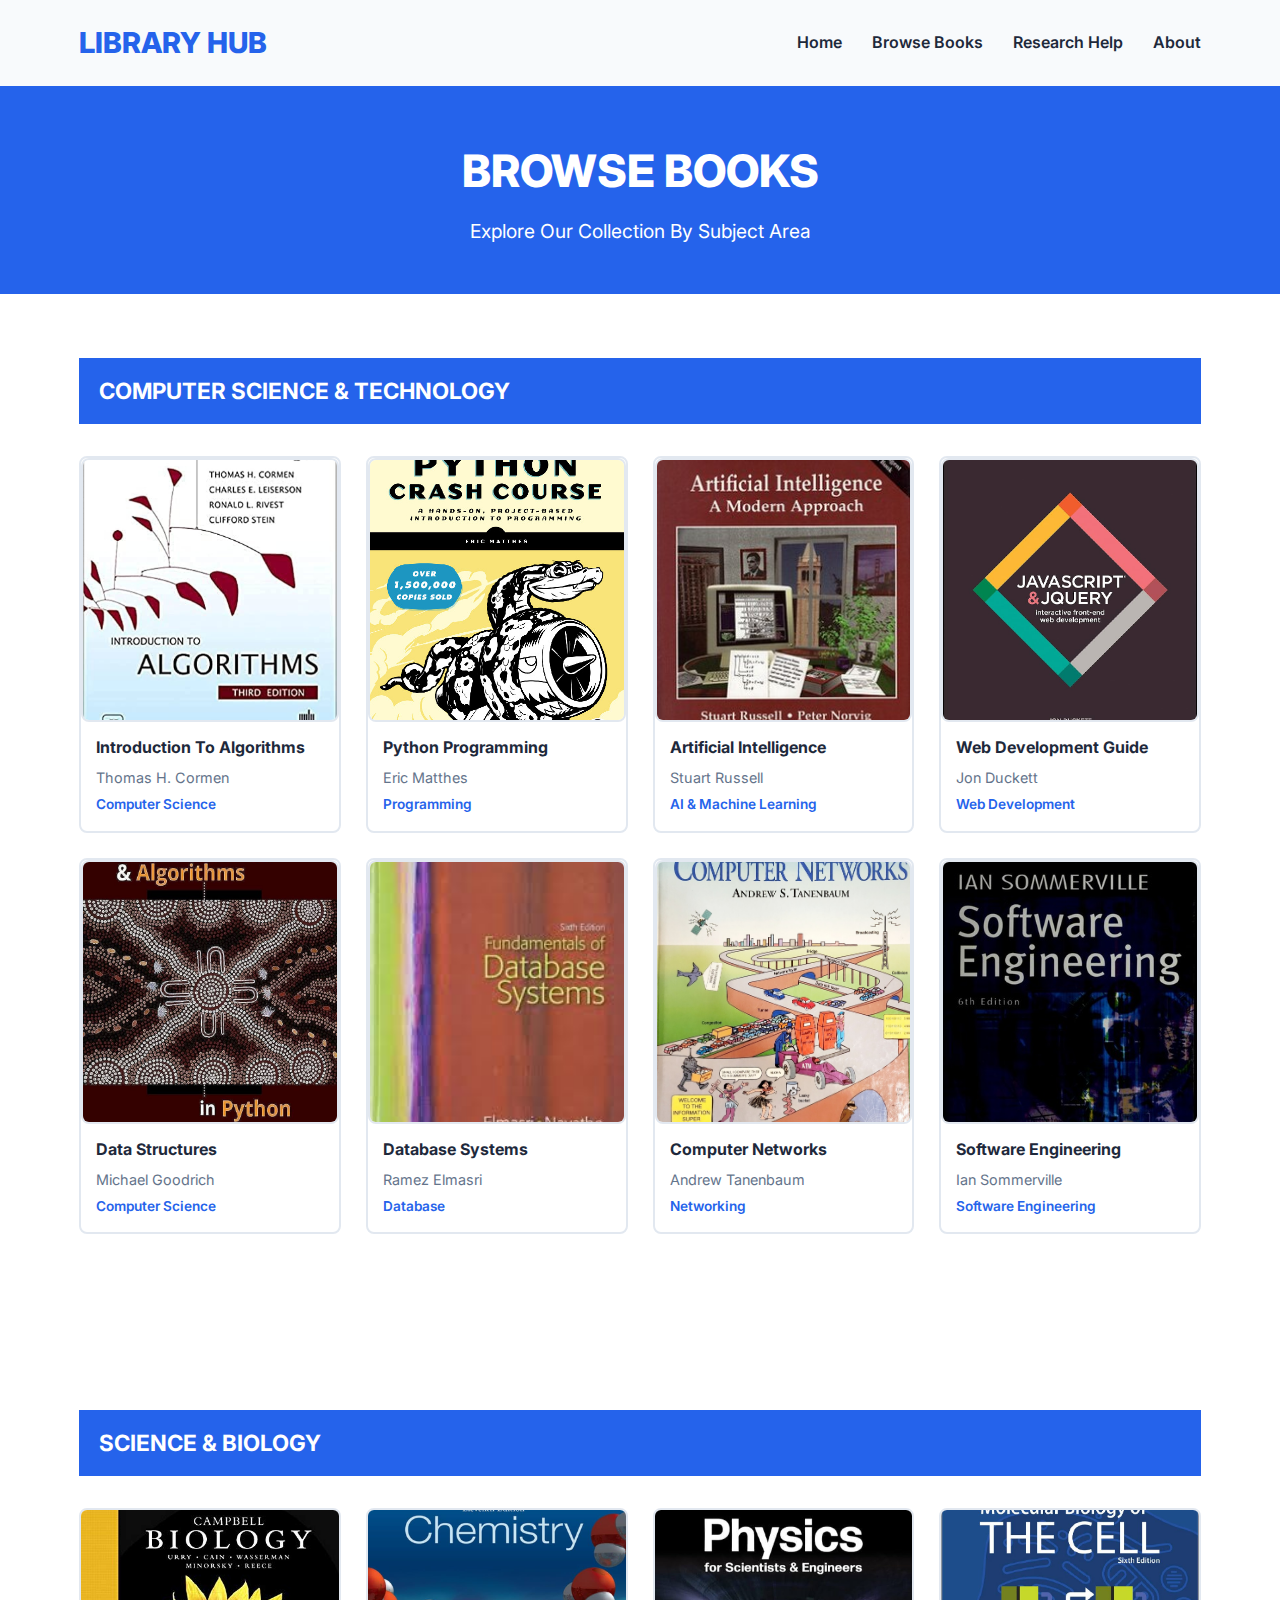
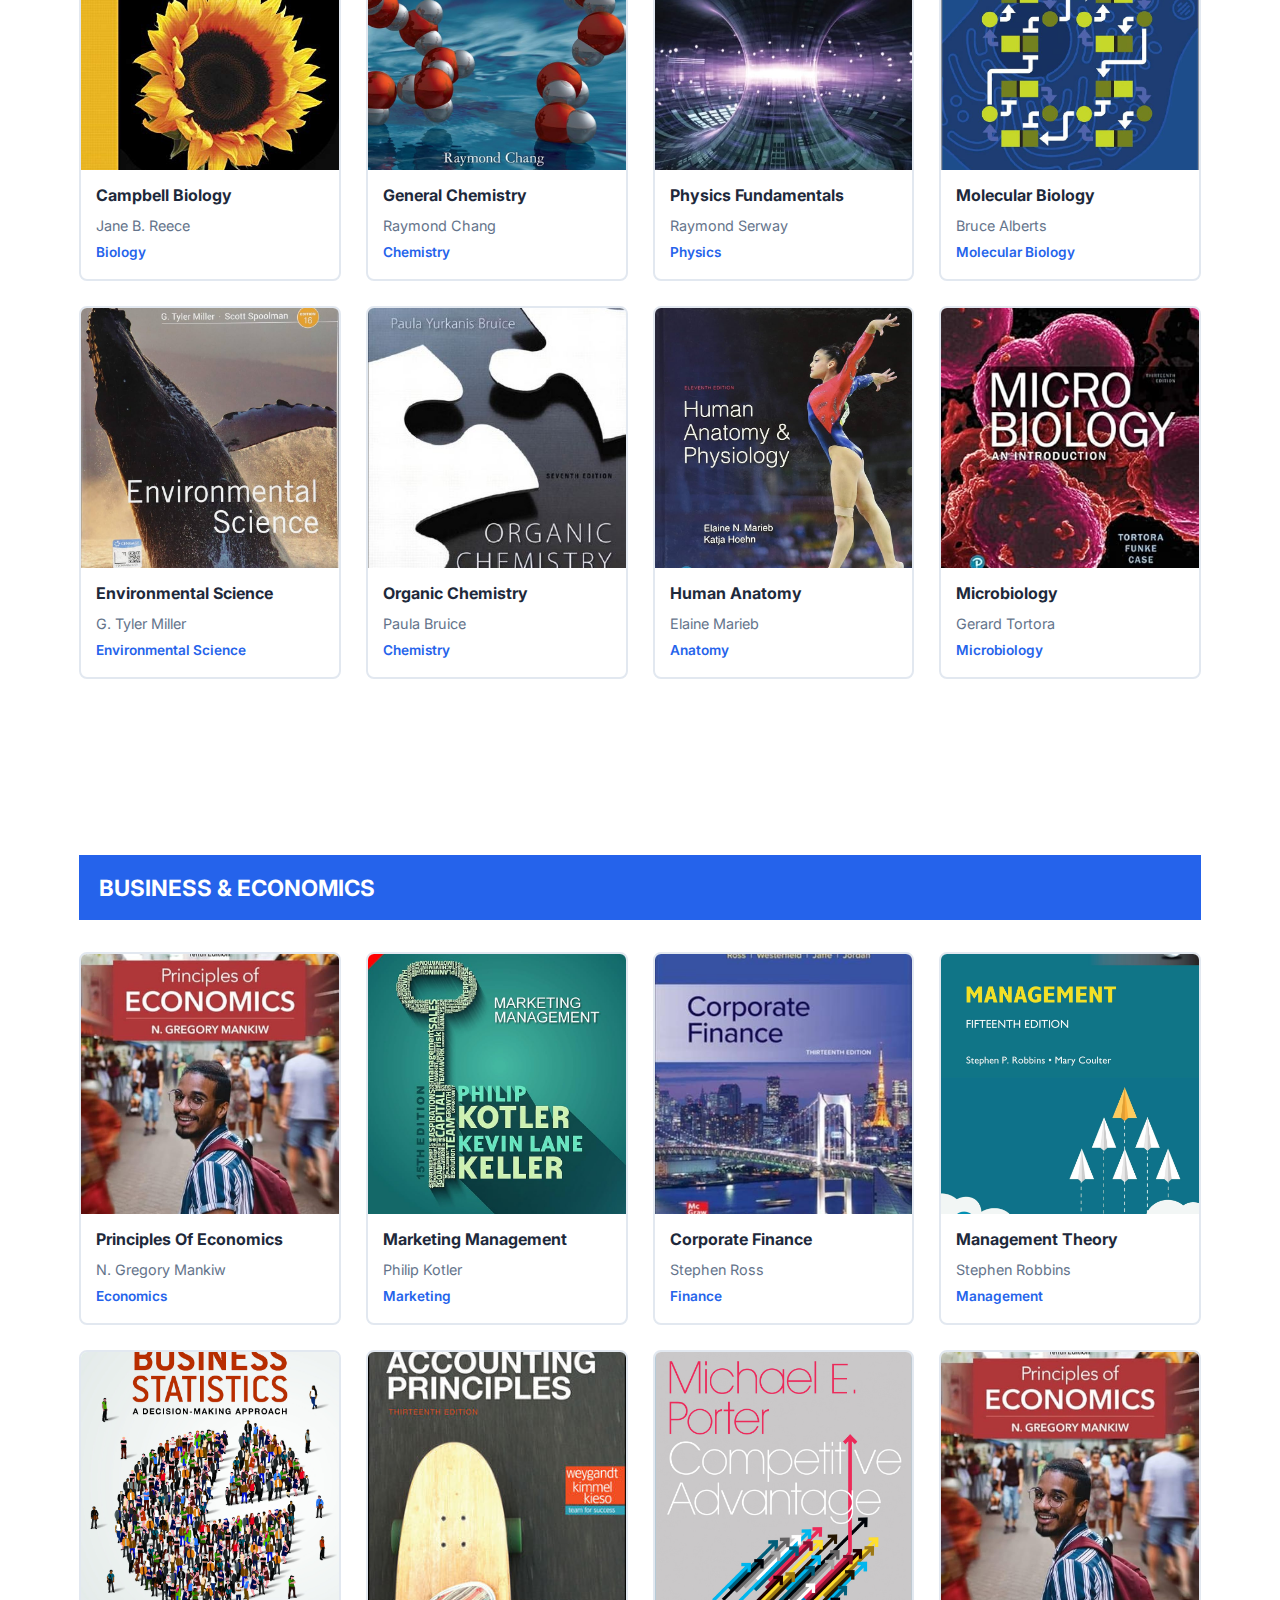
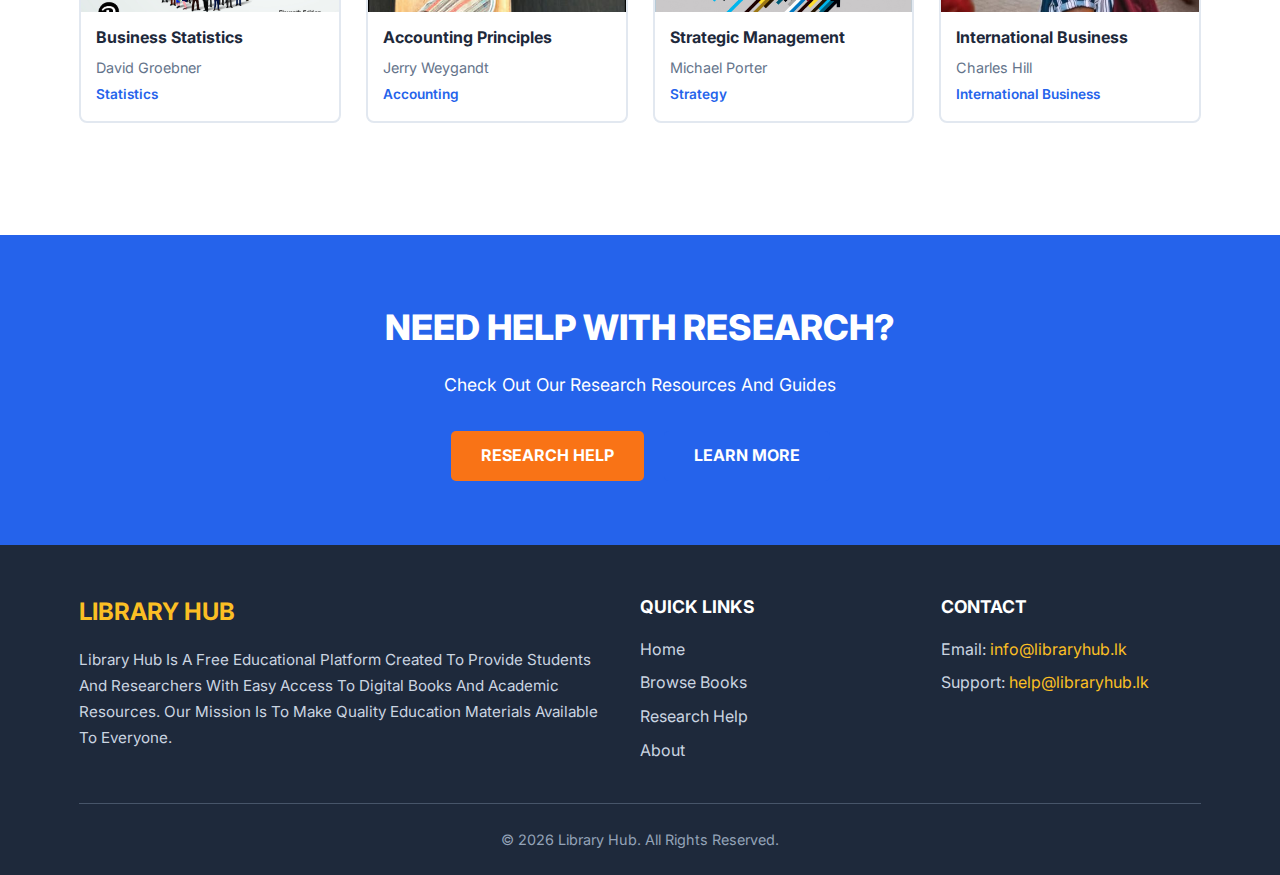
<file: browse-books.html>
<!DOCTYPE html>
<html lang="en">

<head>
    <meta charset="UTF-8">
    <meta name="viewport" content="width=device-width, initial-scale=1.0">
    <title>Browse Books - Library Hub</title>
    <link rel="stylesheet" href="style.css">
    <link rel="preconnect" href="https://fonts.googleapis.com">
    <link rel="preconnect" href="https://fonts.gstatic.com" crossorigin>
    <link href="https://fonts.googleapis.com/css2?family=Inter:wght@400;600;700;800&display=swap" rel="stylesheet">
</head>

<body>

    <!-- Header -->
    <header class="header">
        <div class="container header-container">
            <div class="logo-text">LIBRARY HUB</div>
            <nav class="nav">
                <a href="index.html" class="nav-link">Home</a>
                <a href="browse-books.html" class="nav-link">Browse Books</a>
                <a href="research-help.html" class="nav-link">Research Help</a>
                <a href="about-us.html" class="nav-link">About</a>
            </nav>
        </div>
    </header>

    <!-- Page Header -->
    <section class="page-header">
        <div class="container">
            <h1 class="page-title">BROWSE BOOKS</h1>
            <p class="page-subtitle">Explore Our Collection By Subject Area</p>
        </div>
    </section>

    <!-- Computer Science Books -->
    <section class="books-section">
        <div class="container">
            <div class="collection-title">COMPUTER SCIENCE & TECHNOLOGY</div>
            <div class="books-grid">
                <div class="book-card">
                    <div class="book-card">
                        <img src="images/61O6K0yPmzL._AC_UF1000,1000_QL80_.jpg" alt="Book cover">
                    </div>
                    <div class="book-info">
                        <h2 class="book-title">Introduction To Algorithms</h2>
                        <p class="book-author">Thomas H. Cormen</p>
                        <p class="book-category">Computer Science</p>
                    </div>
                </div>
                <div class="book-card">
                    <div class="book-card">
                        <img src="images/python-crash-course-3nbsped-1718502702-9781718502703.jpg" alt="Book Cover">
                    </div>
                    <div class="book-info">
                        <h2 class="book-title">Python Programming</h2>
                        <p class="book-author">Eric Matthes</p>
                        <p class="book-category">Programming</p>
                    </div>
                </div>
                <div class="book-card">
                    <div class="book-card">
                        <img src="images/Artificial_Intelligence-_A_Modern_Approach.jpg" alt="Book Cover">
                    </div>
                    <div class="book-info">
                        <h2 class="book-title">Artificial Intelligence</h2>
                        <p class="book-author">Stuart Russell</p>
                        <p class="book-category">AI & Machine Learning</p>
                    </div>
                </div>
                <div class="book-card">
                    <div class="book-card">
                        <img src="images/61u7pEHMZUL._AC_UF1000,1000_QL80_.jpg" alt="Book Cover">
                    </div>
                    <div class="book-info">
                        <h2 class="book-title">Web Development Guide</h2>
                        <p class="book-author">Jon Duckett</p>
                        <p class="book-category">Web Development</p>
                    </div>
                </div>
                <div class="book-card">
                    <div class="book-card">
                        <img src="images/819CqCZ8buL._AC_UF1000,1000_QL80_.jpg" alt="Book Cover">
                    </div>
                    <div class="book-info">
                        <h2 class="book-title">Data Structures</h2>
                        <p class="book-author">Michael Goodrich</p>
                        <p class="book-category">Computer Science</p>
                    </div>
                </div>
                <div class="book-card">
                    <div class="book-card">
                        <img src="images/data-base.jpg" alt="Book Cover">
                    </div>
                    <div class="book-info">
                        <h2 class="book-title">Database Systems</h2>
                        <p class="book-author">Ramez Elmasri</p>
                        <p class="book-category">Database</p>
                    </div>
                </div>
                <div class="book-card">
                    <div class="book-card">
                        <img src="images/$_57.jpg" alt="Book Cover">
                    </div>
                    <div class="book-info">
                        <h2 class="book-title">Computer Networks</h2>
                        <p class="book-author">Andrew Tanenbaum</p>
                        <p class="book-category">Networking</p>
                    </div>
                </div>
                <div class="book-card">
                    <div class="book-card">
                        <img src="images/default.jpg" alt="Book Cover">
                    </div>
                    <div class="book-info">
                        <h2 class="book-title">Software Engineering</h2>
                        <p class="book-author">Ian Sommerville</p>
                        <p class="book-category">Software Engineering</p>
                    </div>
                </div>
            </div>
        </div>
    </section>

    <!-- Science Books -->
    <section class="books-section">
        <div class="container">
            <div class="collection-title">SCIENCE & BIOLOGY</div>
            <div class="books-grid">
                <div class="book-card">
                    <div class="book-cover">
                        <img src="images/0011320471-L.jpg" alt="Book Cover">
                    </div>
                    <div class="book-info">
                        <h2 class="book-title">Campbell Biology</h2>
                        <p class="book-author">Jane B. Reece</p>
                        <p class="book-category">Biology</p>
                    </div>
                </div>
                <div class="book-card">
                    <div class="book-cover">
                        <img src="images/61bxciTbspL._AC_UF1000,1000_QL80_.jpg" alt="Book Cover">
                    </div>
                    <div class="book-info">
                        <h2 class="book-title">General Chemistry</h2>
                        <p class="book-author">Raymond Chang</p>
                        <p class="book-category">Chemistry</p>
                    </div>
                </div>
                <div class="book-card">
                    <div class="book-cover">
                        <img src="images/51YN0G4203L._AC_UF1000,1000_QL80_.jpg" alt="Book Cover">
                    </div>
                    <div class="book-info">
                        <h2 class="book-title">Physics Fundamentals</h2>
                        <p class="book-author">Raymond Serway</p>
                        <p class="book-category">Physics</p>
                    </div>
                </div>
                <div class="book-card">
                    <div class="book-cover">
                        <img src="images/Molecular-Biology-of-the-Cell-6th-Ed.-By-Alberts-Johnson-Lewis-Morgan-Raff-Roberts-and-Walter.jpg" alt="Book Cover">
                    </div>
                    <div class="book-info">
                        <h2 class="book-title">Molecular Biology</h2>
                        <p class="book-author">Bruce Alberts</p>
                        <p class="book-category">Molecular Biology</p>
                    </div>
                </div>
                <div class="book-card">
                    <div class="book-cover">
                        <img src="images/81xjwilKiGL._AC_UF1000,1000_QL80_.jpg" alt="Book Cover">
                    </div>
                    <div class="book-info">
                        <h2 class="book-title">Environmental Science</h2>
                        <p class="book-author">G. Tyler Miller</p>
                        <p class="book-category">Environmental Science</p>
                    </div>
                </div>
                <div class="book-card">
                    <div class="book-cover">
                        <img src="images/Organic-chemistry-7e-paula-bruice.jpg" alt="Book Cover">
                    </div>
                    <div class="book-info">
                        <h2 class="book-title">Organic Chemistry</h2>
                        <p class="book-author">Paula Bruice</p>
                        <p class="book-category">Chemistry</p>
                    </div>
                </div>
                <div class="book-card">
                    <div class="book-cover">
                        <img src="images/81PtCLyJ0oL._AC_UF1000,1000_QL80_.jpg" alt="Book Cover">
                    </div>
                    <div class="book-info">
                        <h2 class="book-title">Human Anatomy</h2>
                        <p class="book-author">Elaine Marieb</p>
                        <p class="book-category">Anatomy</p>
                    </div>
                </div>
                <div class="book-card">
                    <div class="book-cover">
                        <img src="images/51aUuugYnkL._SX342_SY445_ML2_.jpg" alt="Book Cover">
                    </div>
                    <div class="book-info">
                        <h2 class="book-title">Microbiology</h2>
                        <p class="book-author">Gerard Tortora</p>
                        <p class="book-category">Microbiology</p>
                    </div>
                </div>
            </div>
        </div>
    </section>

    <!-- Business Books -->
    <section class="books-section">
        <div class="container">
            <div class="collection-title">BUSINESS & ECONOMICS</div>
            <div class="books-grid">
                <div class="book-card">
                    <div class="book-cover">
                        <img src="images/71K+PErGErL._AC_UF1000,1000_QL80_.jpg" alt="Book Cover">
                    </div>
                    <div class="book-info">
                        <h2 class="book-title">Principles Of Economics</h2>
                        <p class="book-author">N. Gregory Mankiw</p>
                        <p class="book-category">Economics</p>
                    </div>
                </div>
                <div class="book-card">
                    <div class="book-cover">
                        <img src="images/81T86oWggcL._AC_UF1000,1000_QL80_.jpg" alt="Book Cover">
                    </div>
                    <div class="book-info">
                        <h2 class="book-title">Marketing Management</h2>
                        <p class="book-author">Philip Kotler</p>
                        <p class="book-category">Marketing</p>
                    </div>
                </div>
                <div class="book-card">
                    <div class="book-cover">
                        <img src="images/41f3H8reaFL._AC_UF1000,1000_QL80_.jpg" alt="Book Cover">
                    </div>
                    <div class="book-info">
                        <h2 class="book-title">Corporate Finance</h2>
                        <p class="book-author">Stephen Ross</p>
                        <p class="book-category">Finance</p>
                    </div>
                </div>
                <div class="book-card">
                    <div class="book-cover">
                        <img src="images/61a5S810IlL.jpg" alt="Book Cover">
                    </div>
                    <div class="book-info">
                        <h2 class="book-title">Management Theory</h2>
                        <p class="book-author">Stephen Robbins</p>
                        <p class="book-category">Management</p>
                    </div>
                </div>
                <div class="book-card">
                    <div class="book-cover">
                        <img src="images/9780137835485.jpg" alt="Book Cover">
                    </div>
                    <div class="book-info">
                        <h2 class="book-title">Business Statistics</h2>
                        <p class="book-author">David Groebner</p>
                        <p class="book-category">Statistics</p>
                    </div>
                </div>
                <div class="book-card">
                    <div class="book-cover">
                        <img src="images/Jerry-Weygandt-Accounting-Principles-13E.jpg" alt="Book Cover">
                    </div>
                    <div class="book-info">
                        <h2 class="book-title">Accounting Principles</h2>
                        <p class="book-author">Jerry Weygandt</p>
                        <p class="book-category">Accounting</p>
                    </div>
                </div>
                <div class="book-card">
                    <div class="book-cover">
                        <img src="images/cvr9780743260879_9780743260879_hr.jpg" alt="Book Cover">
                    </div>
                    <div class="book-info">
                        <h2 class="book-title">Strategic Management</h2>
                        <p class="book-author">Michael Porter</p>
                        <p class="book-category">Strategy</p>
                    </div>
                </div>
                <div class="book-card">
                    <div class="book-cover">
                        <img src="images/71K+PErGErL._AC_UF1000,1000_QL80_.jpg" alt="Book Cover">
                    </div>
                    <div class="book-info">
                        <h2 class="book-title">International Business</h2>
                        <p class="book-author">Charles Hill</p>
                        <p class="book-category">International Business</p>
                    </div>
                </div>
            </div>
        </div>
    </section>

    <!-- Call to Action -->
    <section class="cta-section">
        <div class="container">
            <h2 class="cta-title">NEED HELP WITH RESEARCH?</h2>
            <p class="cta-text">Check Out Our Research Resources And Guides</p>
            <div class="cta-buttons">
                <a href="research-help.html" class="btn btn-secondary">RESEARCH HELP</a>
                <a href="about-us.html" class="btn btn-primary">LEARN MORE</a>
            </div>
        </div>
    </section>

    <!-- Footer -->
    <footer class="footer">
        <div class="container">
            <div class="footer-content">
                <div class="footer-about">
                    <h3>LIBRARY HUB</h3>
                    <p>
                        Library Hub Is A Free Educational Platform Created To Provide Students And Researchers 
                        With Easy Access To Digital Books And Academic Resources. Our Mission Is To Make Quality 
                        Education Materials Available To Everyone.
                    </p>
                </div>
                <div class="footer-links">
                    <h4>QUICK LINKS</h4>
                    <ul>
                        <li><a href="index.html">Home</a></li>
                        <li><a href="browse-books.html">Browse Books</a></li>
                        <li><a href="research-help.html">Research Help</a></li>
                        <li><a href="about-us.html">About</a></li>
                    </ul>
                </div>
                <div class="footer-contact">
                    <h4>CONTACT</h4>
                    <p>Email: <a href="mailto:info@libraryhub.lk">info@libraryhub.lk</a></p>
                    <p>Support: <a href="mailto:help@libraryhub.lk">help@libraryhub.lk</a></p>
                </div>
            </div>
            <div class="footer-bottom">
                <p>&copy; 2026 Library Hub. All Rights Reserved.</p>
            </div>
        </div>
    </footer>

</body>

</html>
</file>
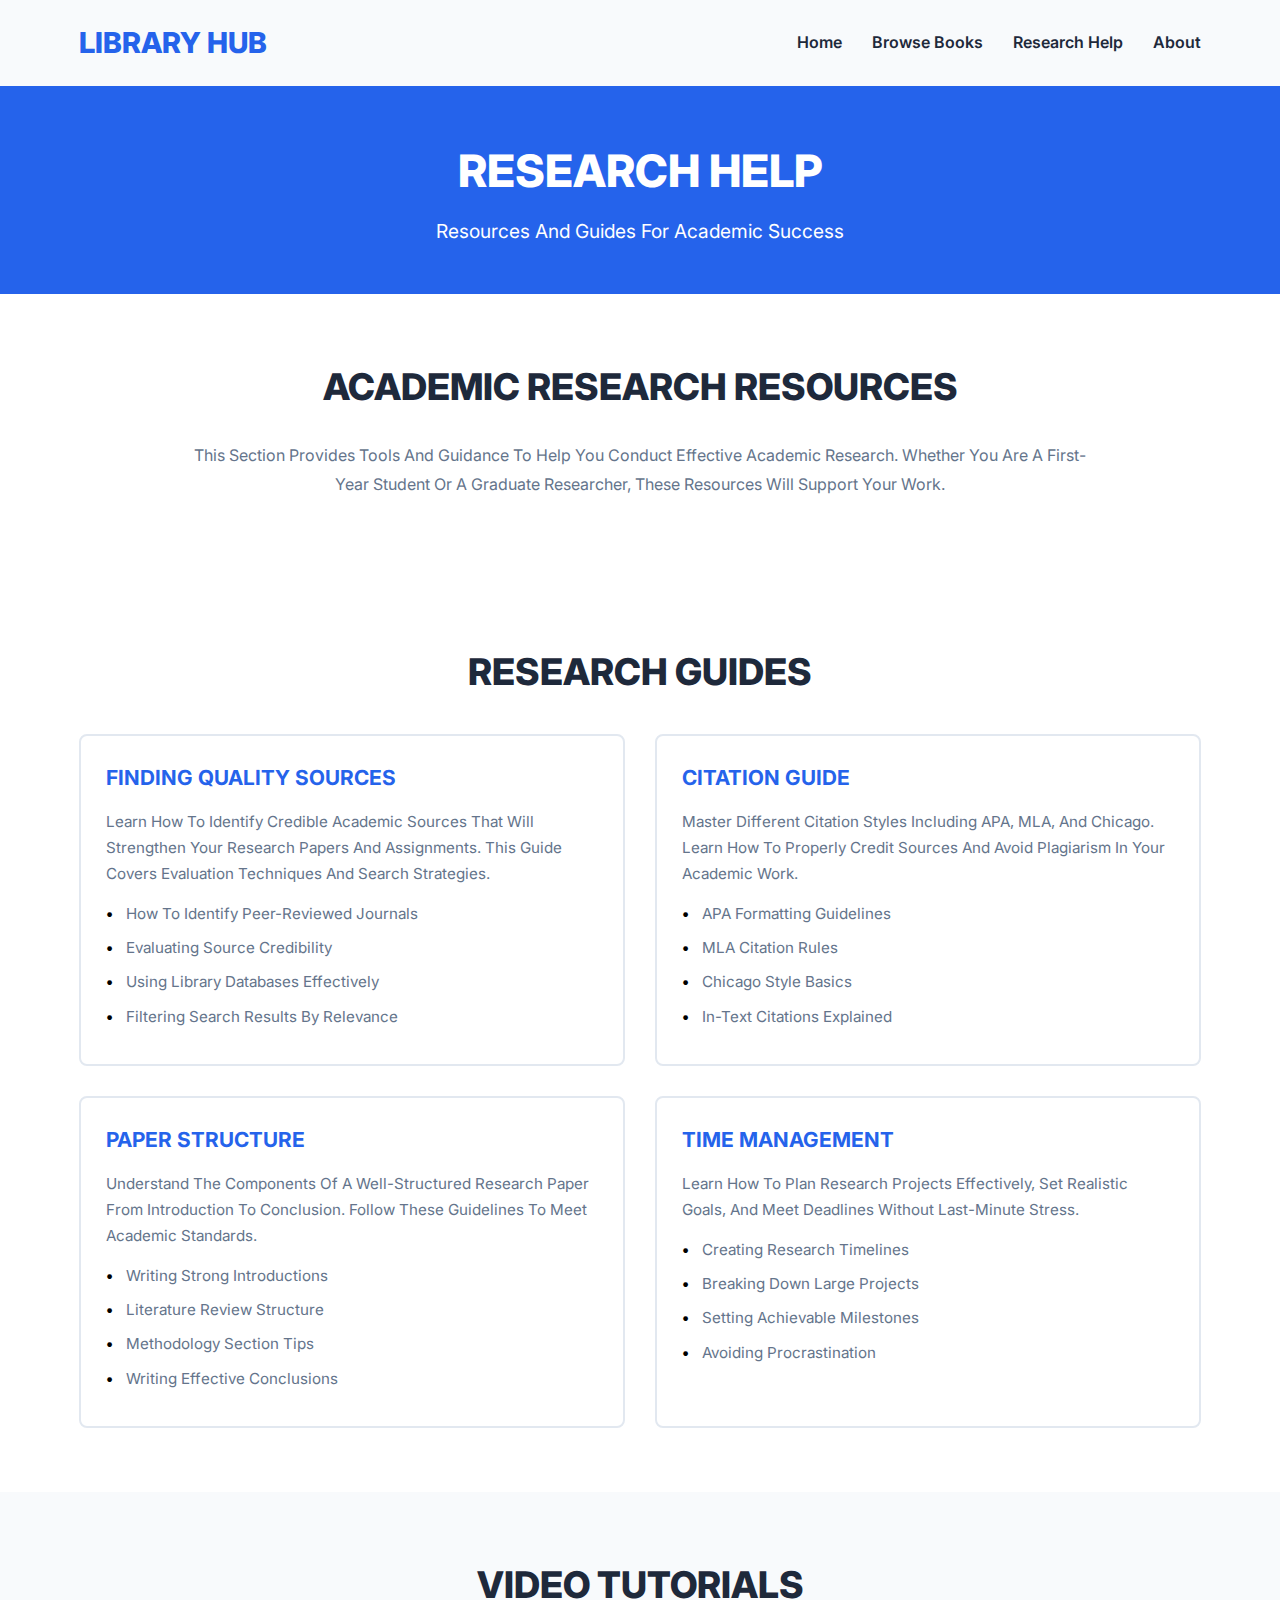
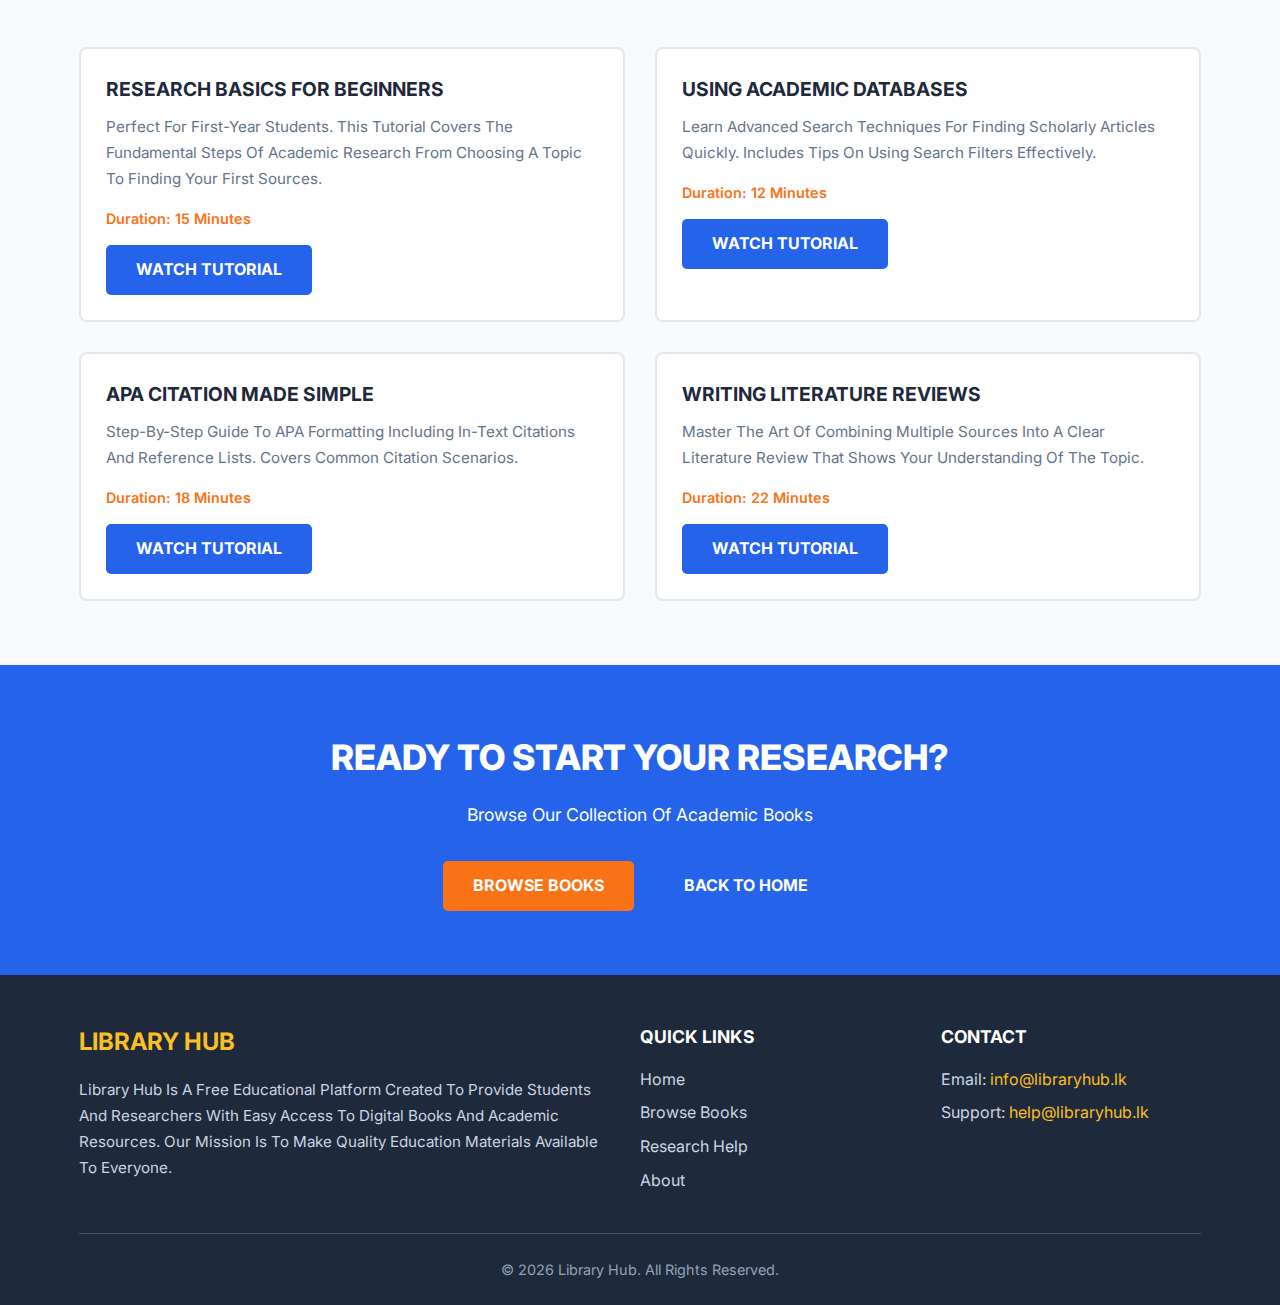
<file: research-help.html>
<!DOCTYPE html>
<html lang="en">

<head>
    <meta charset="UTF-8">
    <meta name="viewport" content="width=device-width, initial-scale=1.0">
    <title>Research Help - Library Hub</title>
    <link rel="stylesheet" href="style.css">
    <link rel="preconnect" href="https://fonts.googleapis.com">
    <link rel="preconnect" href="https://fonts.gstatic.com" crossorigin>
    <link href="https://fonts.googleapis.com/css2?family=Inter:wght@400;600;700;800&display=swap" rel="stylesheet">
</head>

<body>

    <!-- Header -->
    <header class="header">
        <div class="container header-container">
            <div class="logo-text">LIBRARY HUB</div>
            <nav class="nav">
                <a href="index.html" class="nav-link">Home</a>
                <a href="browse-books.html" class="nav-link">Browse Books</a>
                <a href="research-help.html" class="nav-link">Research Help</a>
                <a href="about-us.html" class="nav-link">About</a>
            </nav>
        </div>
    </header>

    <!-- Page Header -->
    <section class="page-header">
        <div class="container">
            <h1 class="page-title">RESEARCH HELP</h1>
            <p class="page-subtitle">Resources And Guides For Academic Success</p>
        </div>
    </section>

    <!-- Introduction -->
    <section class="intro-section">
        <div class="container">
            <div class="intro-text" style="max-width: 900px; margin: 0 auto;">
                <h2 style="text-align: center;">ACADEMIC RESEARCH RESOURCES</h2>
                <p style="text-align: center;">
                    This Section Provides Tools And Guidance To Help You Conduct Effective Academic Research. 
                    Whether You Are A First-Year Student Or A Graduate Researcher, These Resources Will Support 
                    Your Work.
                </p>
            </div>
        </div>
    </section>

    <!-- Research Resources -->
    <section class="resources-section">
        <div class="container">
            <h2 class="section-title">RESEARCH GUIDES</h2>
            <div class="resources-grid">
                <div class="resource-card">
                    <h3>FINDING QUALITY SOURCES</h3>
                    <p>
                        Learn How To Identify Credible Academic Sources That Will Strengthen Your Research Papers 
                        And Assignments. This Guide Covers Evaluation Techniques And Search Strategies.
                    </p>
                    <ul class="resource-list">
                        <li>How To Identify Peer-Reviewed Journals</li>
                        <li>Evaluating Source Credibility</li>
                        <li>Using Library Databases Effectively</li>
                        <li>Filtering Search Results By Relevance</li>
                    </ul>
                </div>

                <div class="resource-card">
                    <h3>CITATION GUIDE</h3>
                    <p>
                        Master Different Citation Styles Including APA, MLA, And Chicago. Learn How To Properly 
                        Credit Sources And Avoid Plagiarism In Your Academic Work.
                    </p>
                    <ul class="resource-list">
                        <li>APA Formatting Guidelines</li>
                        <li>MLA Citation Rules</li>
                        <li>Chicago Style Basics</li>
                        <li>In-Text Citations Explained</li>
                    </ul>
                </div>

                <div class="resource-card">
                    <h3>PAPER STRUCTURE</h3>
                    <p>
                        Understand The Components Of A Well-Structured Research Paper From Introduction To 
                        Conclusion. Follow These Guidelines To Meet Academic Standards.
                    </p>
                    <ul class="resource-list">
                        <li>Writing Strong Introductions</li>
                        <li>Literature Review Structure</li>
                        <li>Methodology Section Tips</li>
                        <li>Writing Effective Conclusions</li>
                    </ul>
                </div>

                <div class="resource-card">
                    <h3>TIME MANAGEMENT</h3>
                    <p>
                        Learn How To Plan Research Projects Effectively, Set Realistic Goals, And Meet Deadlines 
                        Without Last-Minute Stress.
                    </p>
                    <ul class="resource-list">
                        <li>Creating Research Timelines</li>
                        <li>Breaking Down Large Projects</li>
                        <li>Setting Achievable Milestones</li>
                        <li>Avoiding Procrastination</li>
                    </ul>
                </div>
            </div>
        </div>
    </section>

    <!-- Video Tutorials -->
    <section class="videos-section">
        <div class="container">
            <h2 class="section-title">VIDEO TUTORIALS</h2>
            <div class="videos-grid">
                <div class="video-card">
                    <h3 class="video-title">RESEARCH BASICS FOR BEGINNERS</h3>
                    <p class="video-description">
                        Perfect For First-Year Students. This Tutorial Covers The Fundamental Steps Of Academic 
                        Research From Choosing A Topic To Finding Your First Sources.
                    </p>
                    <p class="video-duration">Duration: 15 Minutes</p>
                    <a href="https://youtu.be/8Lzo3nhcTSk?si=CVtOGEs_ZggMh42y" target="_blank" class="btn btn-primary">WATCH TUTORIAL</a>
                </div>

                <div class="video-card">
                    <h3 class="video-title">USING ACADEMIC DATABASES</h3>
                    <p class="video-description">
                        Learn Advanced Search Techniques For Finding Scholarly Articles Quickly. Includes Tips 
                        On Using Search Filters Effectively.
                    </p>
                    <p class="video-duration">Duration: 12 Minutes</p>
                    <a href="https://youtu.be/flUIUY_FIAw?si=ckmRe001860gitfP" target="_blank" class="btn btn-primary">WATCH TUTORIAL</a>
                </div>

                <div class="video-card">
                    <h3 class="video-title">APA CITATION MADE SIMPLE</h3>
                    <p class="video-description">
                        Step-By-Step Guide To APA Formatting Including In-Text Citations And Reference Lists. 
                        Covers Common Citation Scenarios.
                    </p>
                    <p class="video-duration">Duration: 18 Minutes</p>
                    <a href="https://youtu.be/hKu2-tjNMok?si=9RYXg3SIMhDk3m3u" target="_blank" class="btn btn-primary">WATCH TUTORIAL</a>
                </div>

                <div class="video-card">
                    <h3 class="video-title">WRITING LITERATURE REVIEWS</h3>
                    <p class="video-description">
                        Master The Art Of Combining Multiple Sources Into A Clear Literature Review That Shows 
                        Your Understanding Of The Topic.
                    </p>
                    <p class="video-duration">Duration: 22 Minutes</p>
                    <a href="https://youtu.be/zIYC6zG265E?si=wJJ2CwIwnLguIkWN" target="_blank" class="btn btn-primary">WATCH TUTORIAL</a>
                </div>
            </div>
        </div>
    </section>

    <!-- Call to Action -->
    <section class="cta-section">
        <div class="container">
            <h2 class="cta-title">READY TO START YOUR RESEARCH?</h2>
            <p class="cta-text">Browse Our Collection Of Academic Books</p>
            <div class="cta-buttons">
                <a href="browse-books.html" class="btn btn-secondary">BROWSE BOOKS</a>
                <a href="home.html" class="btn btn-primary">BACK TO HOME</a>
            </div>
        </div>
    </section>

    <!-- Footer -->
    <footer class="footer">
        <div class="container">
            <div class="footer-content">
                <div class="footer-about">
                    <h3>LIBRARY HUB</h3>
                    <p>
                        Library Hub Is A Free Educational Platform Created To Provide Students And Researchers 
                        With Easy Access To Digital Books And Academic Resources. Our Mission Is To Make Quality 
                        Education Materials Available To Everyone.
                    </p>
                </div>
                <div class="footer-links">
                    <h4>QUICK LINKS</h4>
                    <ul>
                        <li><a href="index.html">Home</a></li>
                        <li><a href="browse-books.html">Browse Books</a></li>
                        <li><a href="research-help.html">Research Help</a></li>
                        <li><a href="about-us.html">About</a></li>
                    </ul>
                </div>
                <div class="footer-contact">
                    <h4>CONTACT</h4>
                    <p>Email: <a href="mailto:info@libraryhub.lk">info@libraryhub.lk</a></p>
                    <p>Support: <a href="mailto:help@libraryhub.lk">help@libraryhub.lk</a></p>
                </div>
            </div>
            <div class="footer-bottom">
                <p>&copy; 2026 Library Hub. All Rights Reserved.</p>
            </div>
        </div>
    </footer>

</body>

</html>
</file>
<file: style.css>
* {
    margin: 0;
    padding: 0;
    box-sizing: border-box;
}

body {
    font-family: 'Inter', sans-serif;
    color: #1e293b;
    line-height: 1.6;
}

.container {
    width: 90%;
    max-width: 1200px;
    margin: 0 auto;
    padding: 0 15px;
}

/* Header */
.header {
    background-color: #f8fafc;
    padding: 20px 0;
    border-bottom: 2px solid #2563eb;
}

.header-container {
    display: flex;
    justify-content: space-between;
    align-items: center;
}

.logo-text {
    font-size: 1.8rem;
    font-weight: 800;
    color: #2563eb;
    text-transform: uppercase;
}

.nav {
    display: flex;
    gap: 30px;
}

.nav-link {
    text-decoration: none;
    color: #1e293b;
    font-weight: 600;
    font-size: 1rem;
}

.nav-link:hover {
    color: #2563eb;
}

/* Hero Section */
.hero {
    position: relative;
    height: 450px;
    display: flex;
    align-items: center;
    justify-content: center;
    background-color: #2563eb;
    overflow: hidden;
}

.hero-bg {
    position: absolute;
    top: 0;
    left: 0;
    width: 100%;
    height: 100%;
    object-fit: cover;
    z-index: 1;
}

.hero-content {
    position: relative;
    z-index: 2;
    text-align: center;
    color: white;
}

.hero-title {
    font-size: 3.5rem;
    font-weight: 800;
    text-transform: uppercase;
    line-height: 1.2;
    margin-bottom: 1rem;
}

.hero-subtitle {
    font-size: 1.3rem;
    font-weight: 400;
}

/* Yellow Bar / Feature Bar */
.yellow-bar {
    background-color: #fbbf24;
    padding: 15px 0;
    text-align: center;
    font-weight: 700;
    font-size: 1.2rem;
    text-transform: uppercase;
}

/* Intro Section */
.intro-section {
    padding: 4rem 0;
}

.intro-grid {
    display: grid;
    grid-template-columns: 1fr 1fr;
    gap: 50px;
    align-items: center;
}

.intro-image {
    width: 100%;
    border-radius: 10px;
}

.intro-text h2 {
    font-size: 2.3rem;
    margin-bottom: 1.5rem;
    font-weight: 800;
}

.intro-text p {
    font-size: 1rem;
    line-height: 1.8;
    margin-bottom: 1rem;
    color: #64748b;
}

.text-blue {
    color: #2563eb;
    font-weight: 700;
}

.text-orange {
    color: #f97316;
    font-weight: 700;
}

/* Stats Section */
.stats-section {
    padding: 3rem 0;
    background-color: #f8fafc;
}

.stats-container {
    display: flex;
    justify-content: center;
    gap: 80px;
    margin-top: 2rem;
}

.stat-item {
    text-align: center;
}

.stat-number {
    font-size: 3rem;
    font-weight: 800;
    color: #2563eb;
}

.stat-label {
    font-size: 1.1rem;
    font-weight: 600;
    color: #1e293b;
}

/* Section Title */
.section-title {
    text-align: center;
    font-size: 2.3rem;
    font-weight: 800;
    margin-bottom: 2rem;
    text-transform: uppercase;
}

/* Categories / Collections */
.categories-section {
    padding: 4rem 0;
}

.categories-grid {
    display: grid;
    grid-template-columns: repeat(3, 1fr);
    gap: 30px;
    margin-top: 2rem;
}

.category-card {
    background-color: white;
    border: 3px solid #2563eb;
    padding: 30px;
    text-align: center;
    border-radius: 8px;
}

.category-card:hover {
    background-color: #eff6ff;
}

.category-title {
    font-size: 1.2rem;
    font-weight: 700;
    margin-bottom: 10px;
}

.category-description {
    font-size: 0.95rem;
    color: #64748b;
}

/* Books Grid */
.books-section {
    padding: 4rem 0;
}

.collection-title {
    background-color: #2563eb;
    color: white;
    padding: 15px 20px;
    font-size: 1.4rem;
    font-weight: 700;
    margin-bottom: 2rem;
    text-transform: uppercase;
}

.books-grid {
    display: grid;
    grid-template-columns: repeat(4, 1fr);
    gap: 25px;
    margin-bottom: 3rem;
}

.book-card {
    background-color: white;
    border: 2px solid #e2e8f0;
    border-radius: 8px;
    overflow: hidden;
}

.book-card:hover {
    border-color: #2563eb;
    
}

.book-card img{
    width: 100%;
    height: 260px;        
    object-fit: cover;    
    display: block;
}

.book-info {
    padding: 15px;
}

.book-title {
    font-size: 1rem;
    font-weight: 700;
    margin-bottom: 8px;
    line-height: 1.3;
}

.book-author {
    font-size: 0.9rem;
    color: #64748b;
    margin-bottom: 5px;
}

.book-category {
    font-size: 0.85rem;
    color: #2563eb;
    font-weight: 600;
}

/* Features Section */
.features-section {
    padding: 4rem 0;
    background-color: #f8fafc;
}

.features-grid {
    display: grid;
    grid-template-columns: repeat(3, 1fr);
    gap: 30px;
    margin-top: 2rem;
}

.feature-card {
    background-color: white;
    padding: 25px;
    border-left: 4px solid #2563eb;
    border-radius: 5px;
}

.feature-title {
    font-size: 1.2rem;
    font-weight: 700;
    margin-bottom: 10px;
}

.feature-text {
    font-size: 0.95rem;
    color: #64748b;
    line-height: 1.7;
}

/* Research Resources */
.resources-section {
    padding: 4rem 0;
}

.resources-grid {
    display: grid;
    grid-template-columns: repeat(2, 1fr);
    gap: 30px;
    margin-top: 2rem;
}

.resource-card {
    background-color: white;
    border: 2px solid #e2e8f0;
    padding: 25px;
    border-radius: 8px;
}

.resource-card h3 {
    font-size: 1.3rem;
    margin-bottom: 15px;
    font-weight: 700;
    color: #2563eb;
}

.resource-card p {
    font-size: 0.95rem;
    color: #64748b;
    line-height: 1.7;
    margin-bottom: 15px;
}

.resource-list {
    list-style: none;
    padding: 0;
}

.resource-list li {
    padding-left: 20px;
    position: relative;
    margin-bottom: 10px;
    font-size: 0.95rem;
    color: #64748b;
}

.resource-list li::before {
    content: "•";
    position: absolute;
    left: 0;
    color: #000000;
    font-weight: bold;
}

/* Video Tutorials */
.videos-section {
    padding: 4rem 0;
    background-color: #f8fafc;
}

.videos-grid {
    display: grid;
    grid-template-columns: repeat(2, 1fr);
    gap: 30px;
    margin-top: 2rem;
}

.video-card {
    background-color: white;
    border: 2px solid #e2e8f0;
    border-radius: 8px;
    padding: 25px;
}

.video-title {
    font-size: 1.2rem;
    font-weight: 700;
    margin-bottom: 10px;
}

.video-description {
    font-size: 0.95rem;
    color: #64748b;
    line-height: 1.7;
    margin-bottom: 15px;
}

.video-duration {
    font-size: 0.9rem;
    color: #f97316;
    font-weight: 600;
    margin-bottom: 15px;
}

/* Buttons */
.btn {
    display: inline-block;
    padding: 12px 30px;
    text-decoration: none;
    font-weight: 700;
    border-radius: 5px;
    text-align: center;
}

.btn-primary {
    background-color: #2563eb;
    color: white;
}

.btn-primary:hover {
    background-color: #1d4ed8;
}

.btn-secondary {
    background-color: #f97316;
    color: white;
}

.btn-secondary:hover {
    background-color: #ea580c;
}

/* CTA Section */
.cta-section {
    padding: 4rem 0;
    background-color: #2563eb;
    color: white;
    text-align: center;
}

.cta-title {
    font-size: 2.2rem;
    font-weight: 800;
    margin-bottom: 1rem;
}

.cta-text {
    font-size: 1.1rem;
    margin-bottom: 2rem;
}

.cta-buttons {
    display: flex;
    justify-content: center;
    gap: 20px;
}

/* About Page Sections */
.mission-section {
    padding: 4rem 0;
}

.mission-content {
    display: grid;
    grid-template-columns: 1fr 1fr;
    gap: 50px;
    align-items: center;
}

.mission-image {
    width: 100%;
    border-radius: 10px;
}

.mission-text h2 {
    font-size: 2.3rem;
    margin-bottom: 1.5rem;
    font-weight: 800;
}

.mission-text p {
    font-size: 1rem;
    line-height: 1.8;
    margin-bottom: 1rem;
    color: #64748b;
}

/* Footer */
.footer {
    background-color: #1e293b;
    color: white;
    padding: 3rem 0 1.5rem;
}

.footer-content {
    display: grid;
    grid-template-columns: 2fr 1fr 1fr;
    gap: 40px;
    margin-bottom: 2rem;
}

.footer-about h3 {
    font-size: 1.5rem;
    margin-bottom: 1rem;
    color: #fbbf24;
}

.footer-about p {
    font-size: 0.95rem;
    line-height: 1.7;
    color: #cbd5e1;
}

.footer-links h4 {
    font-size: 1.1rem;
    margin-bottom: 1rem;
    font-weight: 700;
}

.footer-links ul {
    list-style: none;
}

.footer-links li {
    margin-bottom: 8px;
}

.footer-links a {
    color: #cbd5e1;
    text-decoration: none;
}

.footer-links a:hover {
    color: #fbbf24;
}

.footer-contact h4 {
    font-size: 1.1rem;
    margin-bottom: 1rem;
    font-weight: 700;
}

.footer-contact p {
    color: #cbd5e1;
    margin-bottom: 8px;
}

.footer-contact a {
    color: #fbbf24;
    text-decoration: none;
}

.footer-bottom {
    text-align: center;
    padding-top: 1.5rem;
    border-top: 1px solid #475569;
    color: #94a3b8;
    font-size: 0.9rem;
}

/* Page Header */
.page-header {
    background-color: #2563eb;
    color: white;
    padding: 3rem 0;
    text-align: center;
}

.page-title {
    font-size: 2.8rem;
    font-weight: 800;
    margin-bottom: 0.5rem;
    text-transform: uppercase;
}

.page-subtitle {
    font-size: 1.2rem;
}

/* Responsive */
@media (max-width: 768px) {
    .header-container {
        flex-direction: column;
        gap: 15px;
    }

    .nav {
        flex-direction: column;
        gap: 10px;
        text-align: center;
    }

    .hero-title {
        font-size: 2rem;
    }

    .intro-grid,
    .mission-content {
        grid-template-columns: 1fr;
    }

    .stats-container {
        flex-direction: column;
        gap: 30px;
    }

    .categories-grid,
    .features-grid,
    .resources-grid,
    .videos-grid {
        grid-template-columns: 1fr;
    }

    .books-grid {
        grid-template-columns: repeat(2, 1fr);
    }

    .footer-content {
        grid-template-columns: 1fr;
    }

    .cta-buttons {
        flex-direction: column;
        align-items: center;
    }
}

@media (max-width: 480px) {
    .books-grid {
        grid-template-columns: 1fr;
    }
}
</file>
